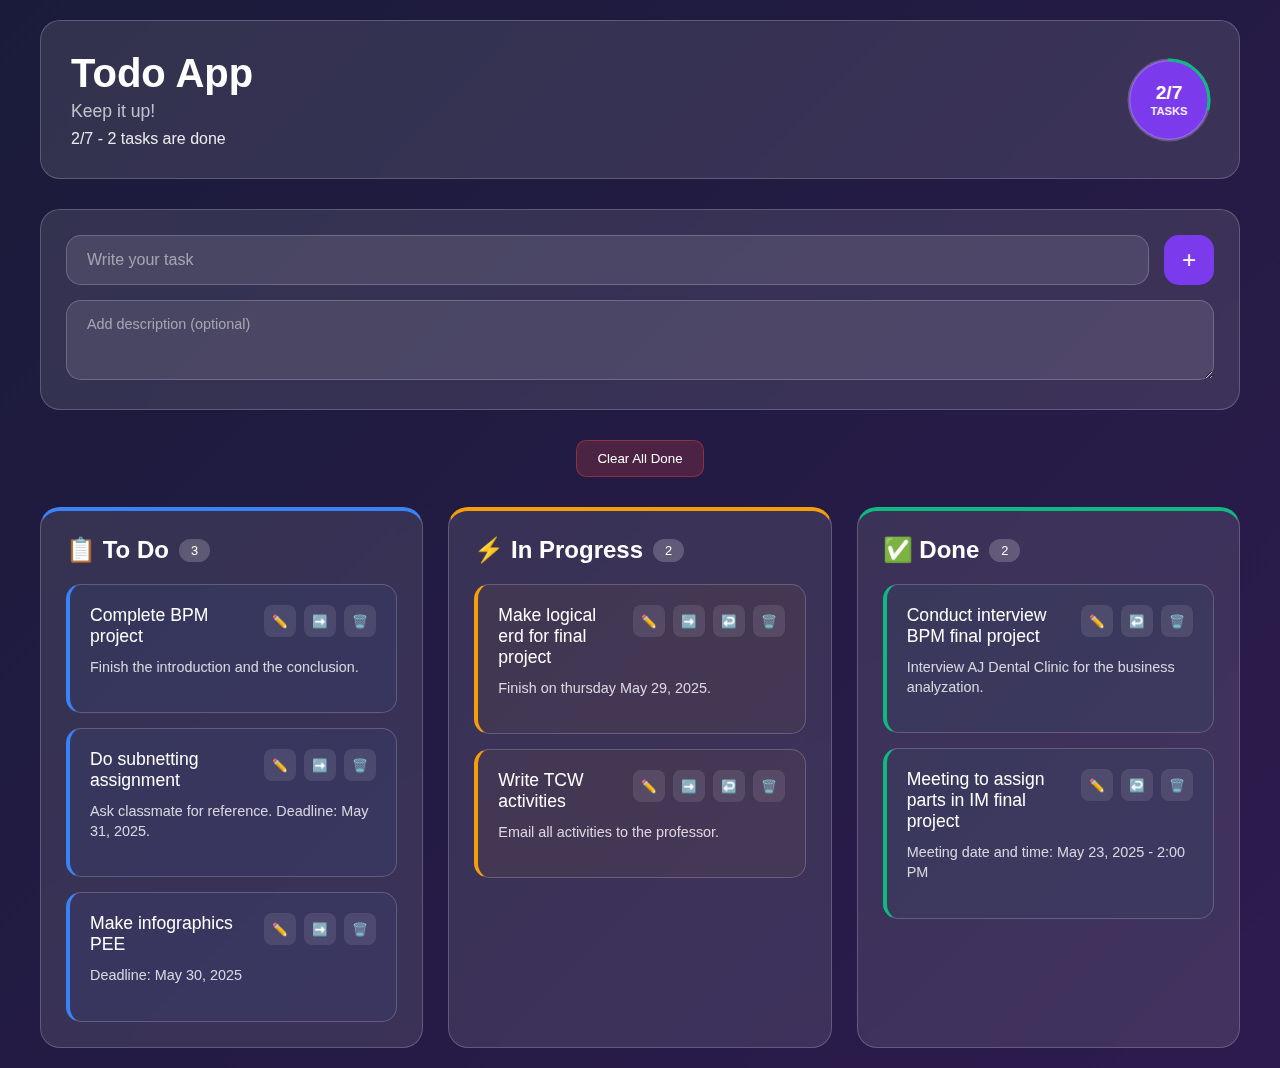
<file: index.html>
<!DOCTYPE html>
<html lang="en">
<head>
    <meta charset="UTF-8">
    <meta name="viewport" content="width=device-width, initial-scale=1.0">
    <title>Todo App</title>
    <link rel="stylesheet" href="style.css">
</head>
<body>
    <div class="container">
        <div class="header">
            <div>
                <h1>Todo App</h1>
                <p>Keep it up!</p>
                <div class="progress-info" id="progressInfo">2/8 - 2 tasks are done</div>
            </div>
            <div class="task-counter" id="taskCounter">
                <svg class="progress-ring">
                    <circle class="progress-ring-circle" cx="44" cy="44" r="40"></circle>
                    <circle class="progress-ring-progress" cx="44" cy="44" r="40" id="progressCircle"></circle>
                </svg>
                <div class="counter-fraction" id="counterFraction">0/0</div>
                <div class="counter-text">TASKS</div>
            </div>
        </div>

        <div class="input-section">
            <div class="input-row">
                <input type="text" class="task-input" id="taskInput" placeholder="Write your task">
                <button class="add-btn" id="addBtn">+</button>
            </div>
            <textarea class="description-input" id="descriptionInput" placeholder="Add description (optional)"></textarea>
        </div>

        <div class="controls">
            <button class="control-btn clear-done-btn" onclick="clearDoneTasks()">Clear All Done</button>
        </div>

        <div class="sections-container">
            <div class="section todo">
                <div class="section-header">
                    <div class="section-title">
                        📋 To Do
                        <span class="section-count" id="todoCount">0</span>
                    </div>
                </div>
                <div class="tasks-list" id="todoTasks"></div>
            </div>

            <div class="section inprogress">
                <div class="section-header">
                    <div class="section-title">
                        ⚡ In Progress
                        <span class="section-count" id="inprogressCount">0</span>
                    </div>
                </div>
                <div class="tasks-list" id="inprogressTasks"></div>
            </div>

            <div class="section done">
                <div class="section-header">
                    <div class="section-title">
                        ✅ Done
                        <span class="section-count" id="doneCount">0</span>
                    </div>
                </div>
                <div class="tasks-list" id="doneTasks"></div>
            </div>
        </div>
    </div>

    <div class="modal" id="confirmModal">
        <div class="modal-content">
            <h3>Confirm Action</h3>
            <p id="modalMessage">Are you sure you want to proceed?</p>
            <div class="modal-buttons">
                <button class="modal-btn confirm-btn" id="confirmBtn">Yes</button>
                <button class="modal-btn cancel-btn" onclick="closeModal()">Cancel</button>
            </div>
        </div>
    </div>

    <div class="modal" id="editModal">
        <div class="modal-content">
            <h3>Edit Task</h3>
            <input type="text" class="edit-input" id="editInput" placeholder="Edit your task">
            <textarea class="edit-description" id="editDescriptionInput" placeholder="Edit description (optional)"></textarea>
            <div class="modal-buttons">
                <button class="modal-btn confirm-btn" id="saveEditBtn">Save</button>
                <button class="modal-btn cancel-btn" onclick="closeEditModal()">Cancel</button>
            </div>
        </div>
    </div>

    <script src="script.js"></script>
</body>
</html>
</file>
<file: style.css>
* {
    margin: 0;
    padding: 0;
    box-sizing: border-box;
}

body {
    font-family: -apple-system, BlinkMacSystemFont, 'Segoe UI', Roboto, sans-serif;
    background: linear-gradient(135deg, #1a1b3a 0%, #2d1b4e 100%);
    min-height: 100vh;
    padding: 20px;
    color: white;
}

.container {
    max-width: 1200px;
    margin: 0 auto;
}

.header {
    background: rgba(255, 255, 255, 0.1);
    border: 1px solid rgba(255, 255, 255, 0.2);
    border-radius: 20px;
    padding: 30px;
    margin-bottom: 30px;
    backdrop-filter: blur(10px);
    display: flex;
    justify-content: space-between;
    align-items: center;
}

.header h1 {
    font-size: 2.5rem;
    font-weight: 700;
    margin-bottom: 5px;
}

.header p {
    color: rgba(255, 255, 255, 0.7);
    font-size: 1.1rem;
}

.progress-info {
    color: rgba(255, 255, 255, 0.9);
    font-size: 1rem;
    margin-top: 8px;
    font-weight: 500;
}

.task-counter {
    background: #7c3aed;
    width: 80px;
    height: 80px;
    border-radius: 50%;
    display: flex;
    flex-direction: column;
    align-items: center;
    justify-content: center;
    font-size: 0.9rem;
    font-weight: bold;
    text-align: center;
    line-height: 1.1;
    position: relative;
}

.counter-fraction {
    font-size: 1.2rem;
    margin-bottom: 2px;
}

.counter-text {
    font-size: 0.7rem;
    opacity: 0.9;
}

.progress-ring {
    position: absolute;
    top: -4px;
    left: -4px;
    width: 88px;
    height: 88px;
}

.progress-ring-circle {
    fill: none;
    stroke: rgba(255, 255, 255, 0.2);
    stroke-width: 3;
}

.progress-ring-progress {
    fill: none;
    stroke: #10b981;
    stroke-width: 3;
    stroke-linecap: round;
    transform-origin: center;
    transform: rotate(-90deg);
    transition: stroke-dashoffset 0.5s ease;
}

.input-section {
    background: rgba(255, 255, 255, 0.1);
    border: 1px solid rgba(255, 255, 255, 0.2);
    border-radius: 20px;
    padding: 25px;
    margin-bottom: 30px;
    backdrop-filter: blur(10px);
}

.input-row {
    display: flex;
    gap: 15px;
    margin-bottom: 15px;
}

.task-input {
    flex: 1;
    background: rgba(255, 255, 255, 0.1);
    border: 1px solid rgba(255, 255, 255, 0.2);
    border-radius: 15px;
    padding: 15px 20px;
    color: white;
    font-size: 1rem;
    outline: none;
}

.task-input::placeholder {
    color: rgba(255, 255, 255, 0.5);
}

.description-input {
    width: 100%;
    background: rgba(255, 255, 255, 0.1);
    border: 1px solid rgba(255, 255, 255, 0.2);
    border-radius: 15px;
    padding: 15px 20px;
    color: white;
    font-size: 0.9rem;
    outline: none;
    resize: vertical;
    min-height: 80px;
    font-family: inherit;
}

.description-input::placeholder {
    color: rgba(255, 255, 255, 0.5);
}

.add-btn {
    background: #7c3aed;
    border: none;
    border-radius: 15px;
    width: 50px;
    height: 50px;
    display: flex;
    align-items: center;
    justify-content: center;
    cursor: pointer;
    font-size: 1.5rem;
    color: white;
    transition: all 0.3s ease;
}

.add-btn:hover {
    background: #6366f1;
    transform: scale(1.05);
}

.controls {
    display: flex;
    gap: 15px;
    margin-bottom: 30px;
    justify-content: center;
}

.control-btn {
    background: rgba(255, 255, 255, 0.1);
    border: 1px solid rgba(255, 255, 255, 0.2);
    border-radius: 10px;
    padding: 10px 20px;
    color: white;
    cursor: pointer;
    transition: all 0.3s ease;
    backdrop-filter: blur(10px);
}

.control-btn:hover {
    background: rgba(255, 255, 255, 0.2);
}

.clear-done-btn {
    background: rgba(239, 68, 68, 0.2);
    border: 1px solid rgba(239, 68, 68, 0.4);
}

.clear-done-btn:hover {
    background: rgba(239, 68, 68, 0.3);
}

.sections-container {
    display: grid;
    grid-template-columns: repeat(auto-fit, minmax(350px, 1fr));
    gap: 25px;
}

.section {
    background: rgba(255, 255, 255, 0.1);
    border: 1px solid rgba(255, 255, 255, 0.2);
    border-radius: 20px;
    padding: 25px;
    backdrop-filter: blur(10px);
}

.section.todo {
    border-top: 4px solid #3b82f6;
}

.section.inprogress {
    border-top: 4px solid #f59e0b;
}

.section.done {
    border-top: 4px solid #10b981;
}

.section-header {
    display: flex;
    justify-content: space-between;
    align-items: center;
    margin-bottom: 20px;
}

.section-title {
    font-size: 1.5rem;
    font-weight: 600;
    display: flex;
    align-items: center;
    gap: 10px;
}

.section-count {
    background: rgba(255, 255, 255, 0.2);
    padding: 4px 12px;
    border-radius: 20px;
    font-size: 0.8rem;
    font-weight: 500;
}

.tasks-list {
    display: flex;
    flex-direction: column;
    gap: 15px;
}

.task-card {
    background: rgba(255, 255, 255, 0.1);
    border: 1px solid rgba(255, 255, 255, 0.2);
    border-radius: 15px;
    padding: 20px;
    transition: all 0.3s ease;
    position: relative;
    border-left: 4px solid;
}

.task-card.todo {
    border-left-color: #3b82f6;
    background: rgba(59, 130, 246, 0.05);
}

.task-card.inprogress {
    border-left-color: #f59e0b;
    background: rgba(245, 158, 11, 0.05);
}

.task-card.done {
    border-left-color: #10b981;
    background: rgba(16, 185, 129, 0.05);
}

.task-card:hover {
    transform: translateY(-2px);
    box-shadow: 0 10px 25px rgba(0, 0, 0, 0.3);
}

.task-card.todo:hover {
    background: rgba(59, 130, 246, 0.1);
}

.task-card.inprogress:hover {
    background: rgba(245, 158, 11, 0.1);
}

.task-card.done:hover {
    background: rgba(16, 185, 129, 0.1);
}

.task-header {
    display: flex;
    justify-content: space-between;
    align-items: flex-start;
    margin-bottom: 10px;
}

.task-text {
    font-size: 1.1rem;
    font-weight: 500;
    flex: 1;
    margin-right: 15px;
}

.task-description {
    color: rgba(255, 255, 255, 0.8);
    font-size: 0.9rem;
    line-height: 1.4;
    margin-bottom: 15px;
    white-space: pre-wrap;
}

.task-actions {
    display: flex;
    gap: 8px;
    justify-content: flex-end;
}

.action-btn {
    background: rgba(255, 255, 255, 0.1);
    border: none;
    border-radius: 8px;
    width: 32px;
    height: 32px;
    display: flex;
    align-items: center;
    justify-content: center;
    cursor: pointer;
    color: white;
    transition: all 0.3s ease;
    font-size: 0.8rem;
}

.action-btn:hover {
    background: rgba(255, 255, 255, 0.2);
    transform: scale(1.1);
}

.edit-btn:hover { background: rgba(59, 130, 246, 0.3); }
.status-btn:hover { background: rgba(16, 185, 129, 0.3); }
.undo-btn:hover { background: rgba(245, 158, 11, 0.3); }
.delete-btn:hover { background: rgba(239, 68, 68, 0.3); }

.empty-section {
    text-align: center;
    padding: 40px 20px;
    opacity: 0.6;
}

.empty-section h4 {
    margin-bottom: 8px;
    font-size: 1.1rem;
}

.empty-section p {
    font-size: 0.9rem;
    color: rgba(255, 255, 255, 0.7);
}

.modal {
    display: none;
    position: fixed;
    top: 0;
    left: 0;
    width: 100%;
    height: 100%;
    background: rgba(0, 0, 0, 0.8);
    z-index: 1000;
    backdrop-filter: blur(5px);
}

.modal-content {
    position: absolute;
    top: 50%;
    left: 50%;
    transform: translate(-50%, -50%);
    background: linear-gradient(135deg, #1a1b3a 0%, #2d1b4e 100%);
    border: 1px solid rgba(255, 255, 255, 0.2);
    border-radius: 20px;
    padding: 30px;
    text-align: center;
    backdrop-filter: blur(10px);
    max-width: 500px;
    width: 90%;
}

.modal h3 {
    margin-bottom: 20px;
    font-size: 1.5rem;
}

.modal p {
    margin-bottom: 25px;
    color: rgba(255, 255, 255, 0.8);
}

.modal-buttons {
    display: flex;
    gap: 15px;
    justify-content: center;
}

.modal-btn {
    padding: 12px 25px;
    border: none;
    border-radius: 10px;
    cursor: pointer;
    font-weight: 500;
    transition: all 0.3s ease;
}

.confirm-btn {
    background: #ef4444;
    color: white;
}

.cancel-btn {
    background: rgba(255, 255, 255, 0.1);
    color: white;
    border: 1px solid rgba(255, 255, 255, 0.2);
}

.edit-input, .edit-description {
    background: rgba(255, 255, 255, 0.1);
    border: 1px solid rgba(255, 255, 255, 0.2);
    border-radius: 10px;
    padding: 12px 15px;
    color: white;
    width: 100%;
    margin-bottom: 15px;
    outline: none;
}

.edit-description {
    min-height: 80px;
    resize: vertical;
    font-family: inherit;
}

.edit-input::placeholder, .edit-description::placeholder {
    color: rgba(255, 255, 255, 0.5);
}

@media (max-width: 768px) {
    .header {
        flex-direction: column;
        text-align: center;
        gap: 20px;
    }

    .input-row {
        flex-direction: column;
    }

    .controls {
        flex-wrap: wrap;
        justify-content: center;
    }

    .sections-container {
        grid-template-columns: 1fr;
    }

    .task-header {
        flex-direction: column;
        align-items: flex-start;
        gap: 10px;
    }

    .task-actions {
        align-self: stretch;
        justify-content: center;
    }
}
</file>
